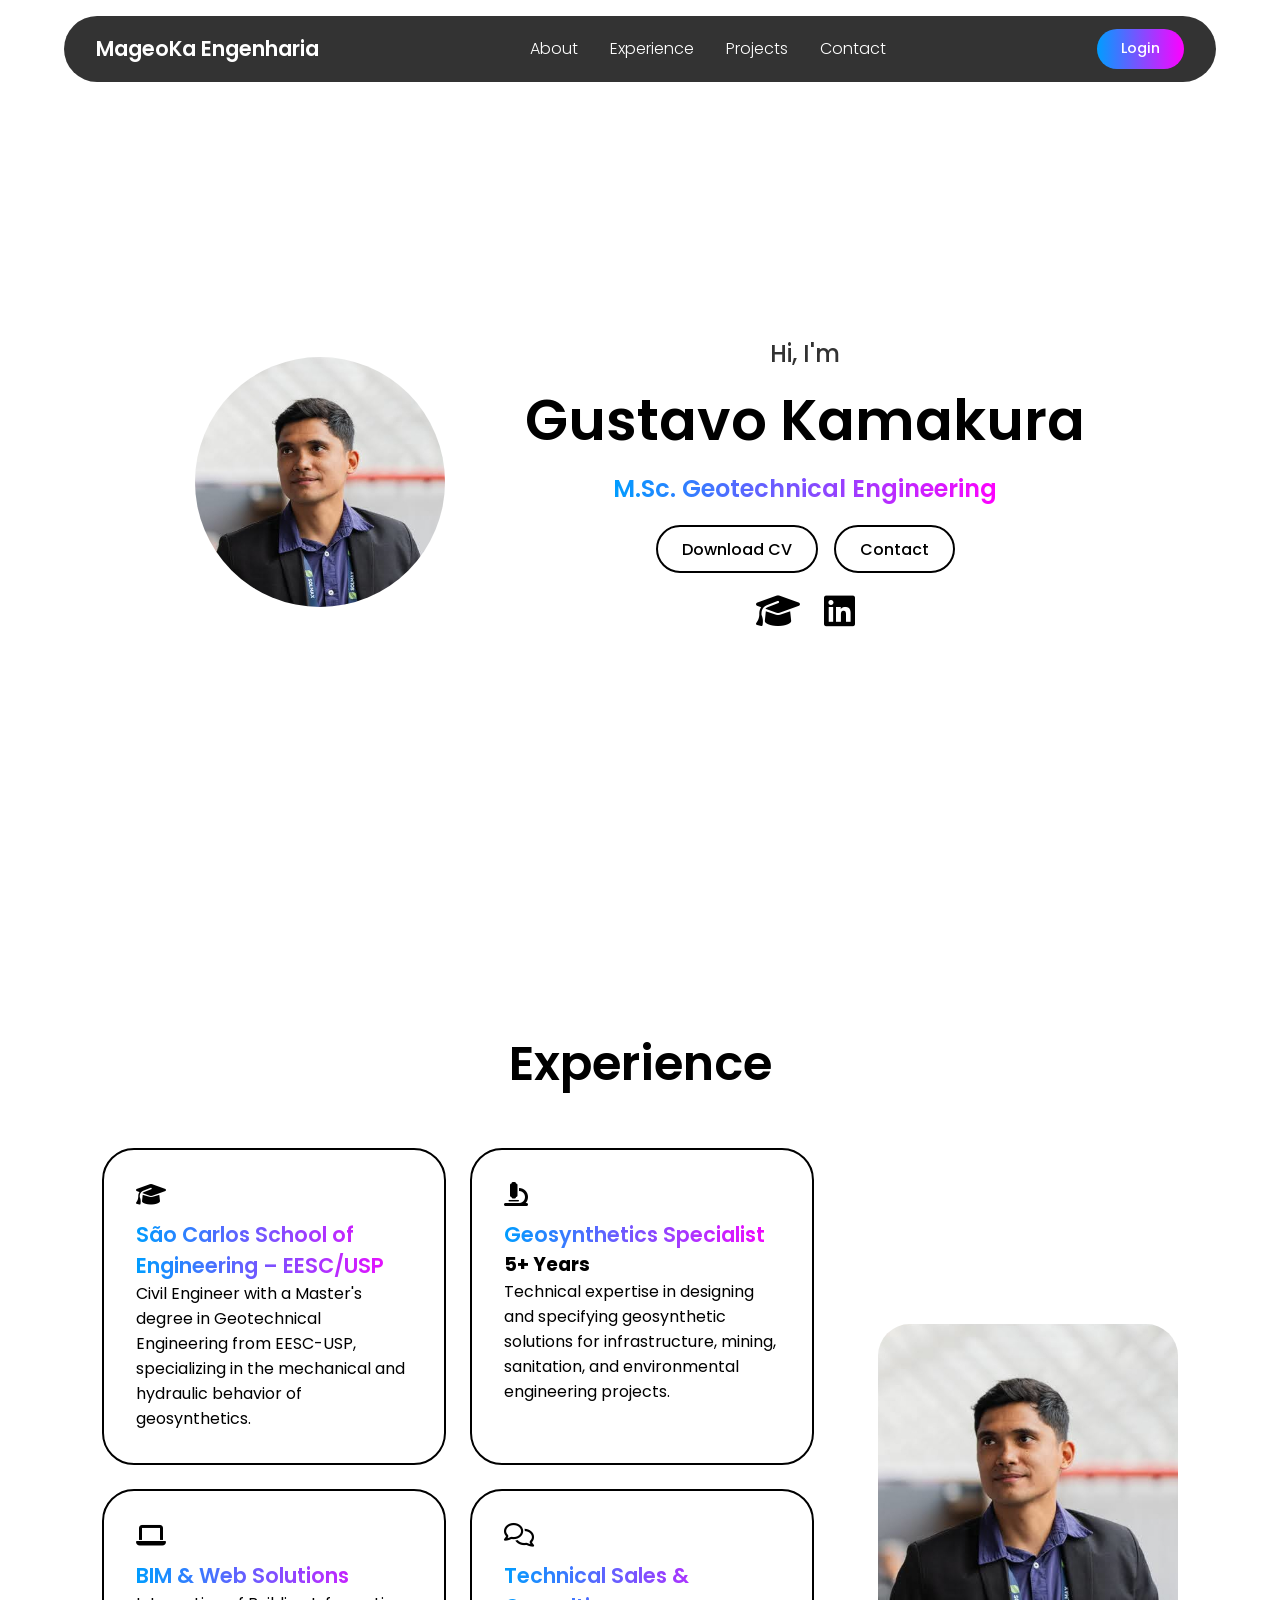
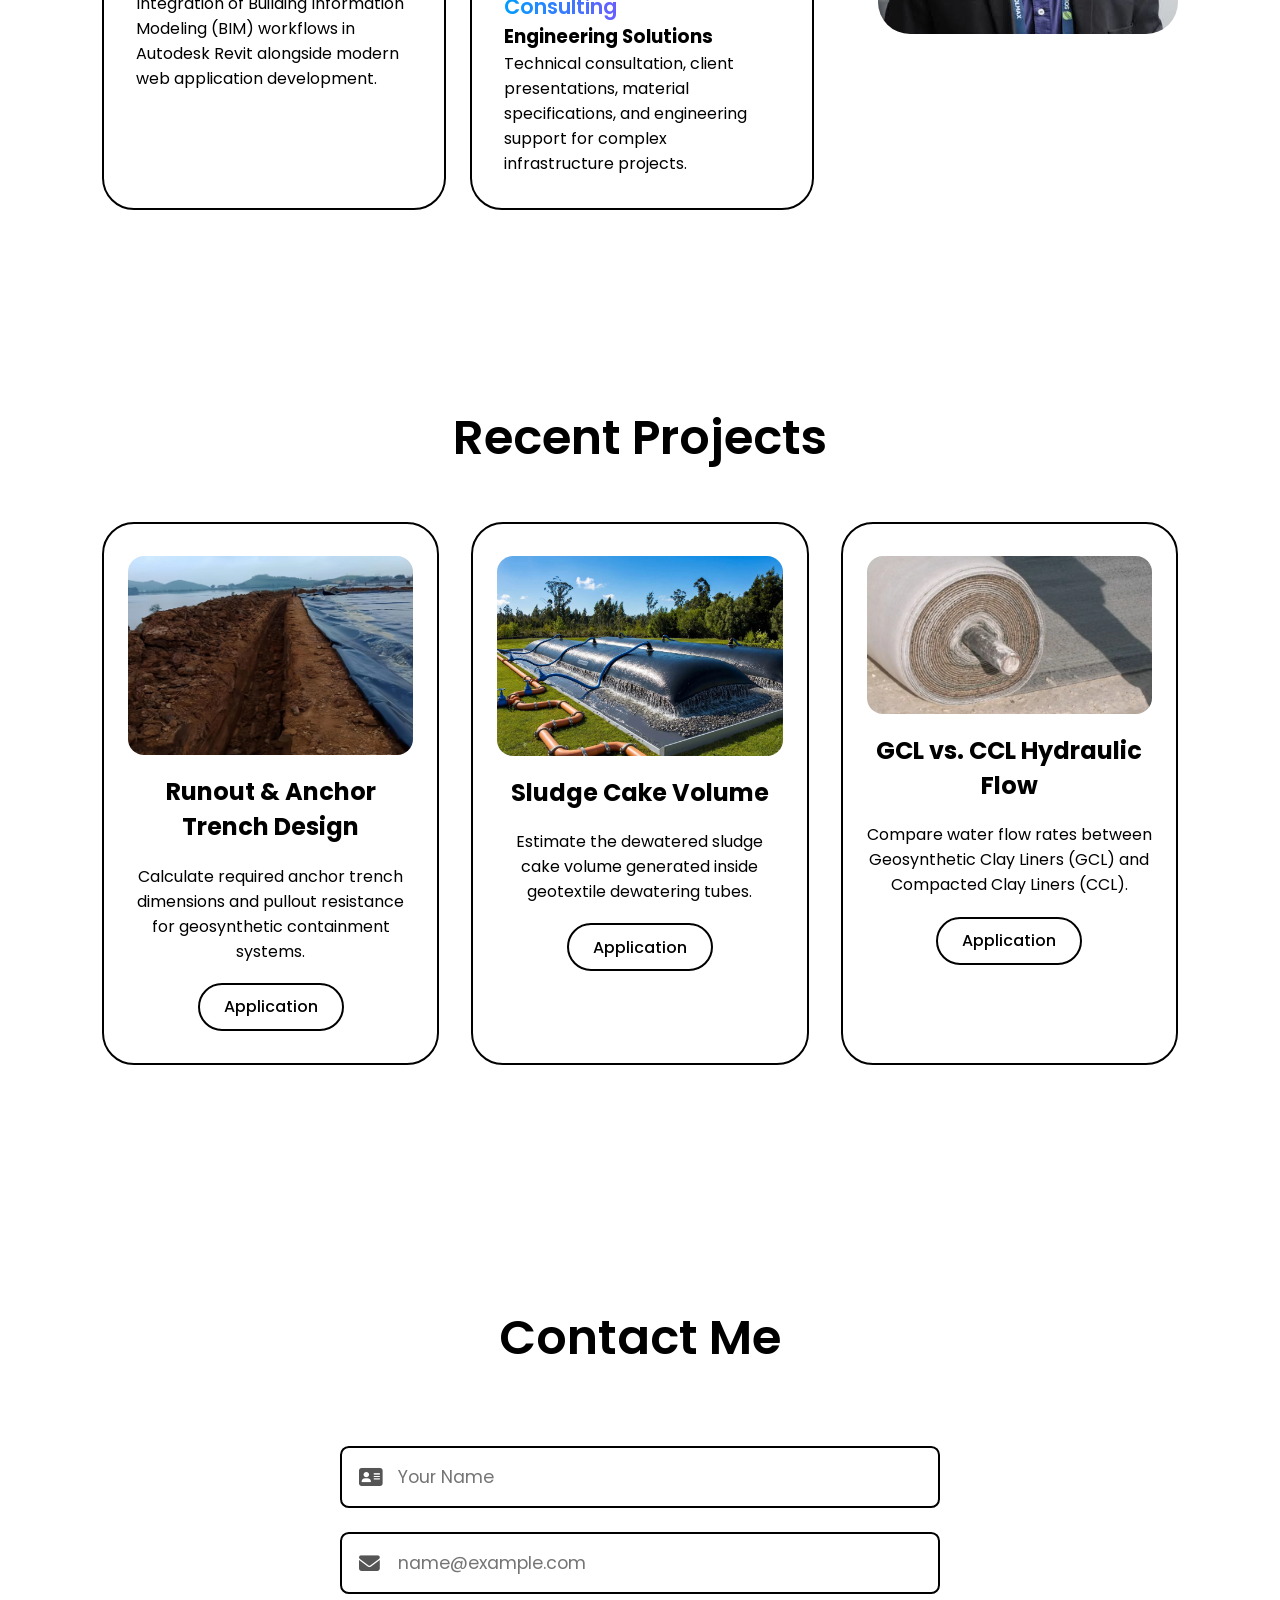
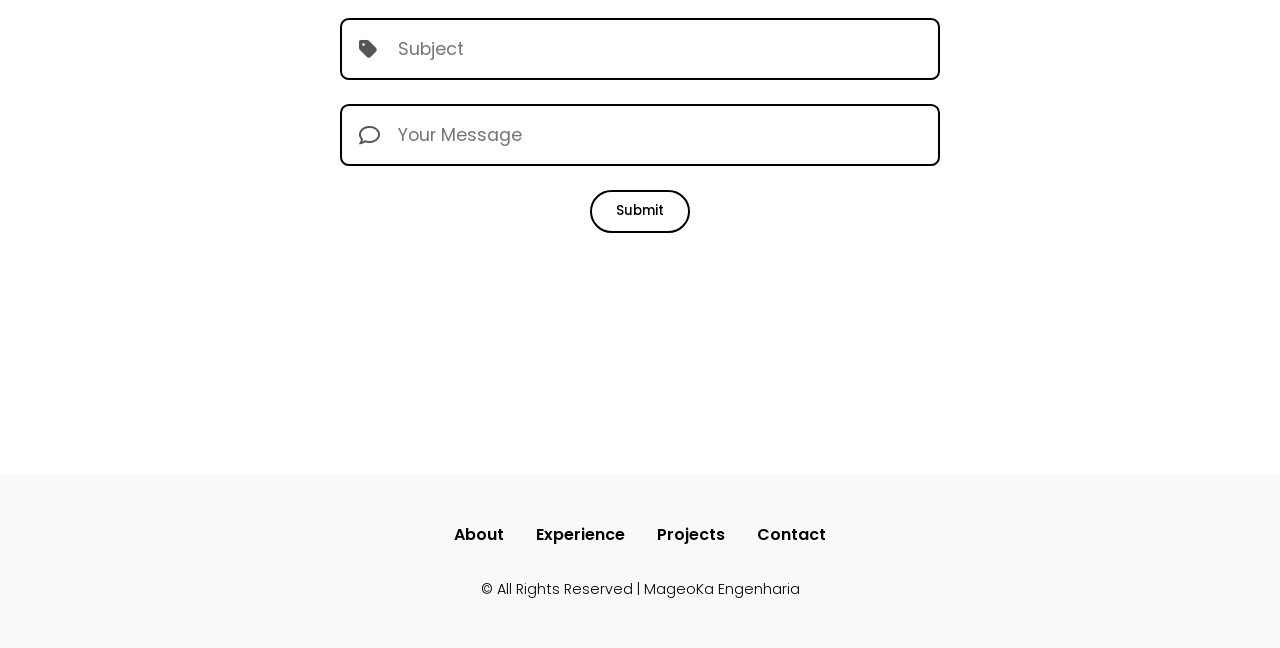
<file: index.html>
<!DOCTYPE html>
<html lang="en">
<head>
    <meta charset="utf-8">
    <meta name="viewport" content="width=device-width, initial-scale=1.0">
    <title>MageoKa Engenharia</title>

    <!-- Google Fonts -->
    <link rel="preconnect" href="https://fonts.googleapis.com">
    <link rel="preconnect" href="https://fonts.gstatic.com" crossorigin>
    <link href="https://fonts.googleapis.com/css2?family=Poppins:ital,wght@0,100;0,200;0,300;0,400;0,500;0,600;0,700;0,800;0,900;1,100;1,200;1,300;1,400;1,500;1,600;1,700;1,800;1,900&display=swap" rel="stylesheet">

    <!-- CSS & FontAwesome -->
    <link rel="stylesheet" type="text/css" href="assets/css/style.css">
    <link rel="stylesheet" href="https://cdnjs.cloudflare.com/ajax/libs/font-awesome/6.4.0/css/all.min.css">

    <!-- Google tag (gtag.js) -->
    <script async src="https://www.googletagmanager.com/gtag/js?id=G-7858Z8WYVR"></script>
    <script>
      window.dataLayer = window.dataLayer || [];
      function gtag(){dataLayer.push(arguments);}
      gtag('js', new Date());

      gtag('config', 'G-7858Z8WYVR');
    </script>
</head>
<body>
    <header class="header">
        <a href="#" class="logo">
            <span>MageoKa Engenharia</span>
        </a>

        <ul class="nav-links">
            <li><a href="#about">About</a></li>
            <li><a href="#experience">Experience</a></li>
            <li><a href="#projects">Projects</a></li>
            <li><a href="#contact">Contact</a></li>
        </ul>

        <i class="fa-solid fa-bars" id="menu-icon"></i>

        <a href="Error page/">
            <button class="visit-btn">Login</button>
        </a>
    </header>

    <section id="about">
        <div class="about-container">
            <img src="assets/img/profile.jpeg" alt="Photo of Gustavo Kamakura">

            <div class="text">
                <h3>Hi, I'm</h3>
                <h1>Gustavo Kamakura</h1>
                <span>M.Sc. Geotechnical Engineering</span>

                <div class="btn-group">
                    <a href="#curriculo" download="Resume_CV - Gustavo Kenji Kamakura_.pdf" class="btn">Download CV</a>
                    <a href="#contact" class="btn">Contact</a>
                </div>

                <div class="socials">
                    <a href="https://buscatextual.cnpq.br/buscatextual/visualizacv.do?id=K1706726T2" target="_blank" rel="noopener noreferrer" title="Lattes Curriculum"><i class="fa-solid fa-graduation-cap"></i></a>
                    <a href="https://br.linkedin.com/in/gustavo-kenji-kamakura-3542641b9" target="_blank" rel="noopener noreferrer" title="LinkedIn Profile"><i class="fa-brands fa-linkedin"></i></a>
                </div>
            </div>
        </div>
    </section>

    <section id="experience" class="experience">
        <h2 class="section-title">Experience</h2>

        <div class="experience-info">
            <div class="grid">
                <div class="grid-card">
                    <i class="fa-solid fa-graduation-cap"></i>
                    <span>São Carlos School of Engineering – EESC/USP</span>
                    <p>Civil Engineer with a Master's degree in Geotechnical Engineering from EESC-USP, specializing in the mechanical and hydraulic behavior of geosynthetics.</p>
                </div>

                <div class="grid-card">
                    <i class="fa-solid fa-microscope"></i>
                    <span>Geosynthetics Specialist</span>
                    <h3>5+ Years</h3>
                    <p>Technical expertise in designing and specifying geosynthetic solutions for infrastructure, mining, sanitation, and environmental engineering projects.</p>
                </div>

                <div class="grid-card">
                    <i class="fa-solid fa-laptop"></i>
                    <span>BIM & Web Solutions</span>
                    <p>Integration of Building Information Modeling (BIM) workflows in Autodesk Revit alongside modern web application development.</p>
                </div>

                <div class="grid-card">
                    <i class="fa-regular fa-comments"></i>
                    <span>Technical Sales & Consulting</span>
                    <h3>Engineering Solutions</h3>
                    <p>Technical consultation, client presentations, material specifications, and engineering support for complex infrastructure projects.</p>
                </div>
            </div>

            <img src="assets/img/profile.jpeg" alt="Gustavo Kamakura professional profile photo">
        </div>
    </section>

    <section id="projects" class="projects">
        <h2 class="section-title">Recent Projects</h2>

        <div class="projects-grid">
            <div class="project-card">
                <img src="assets/img/ancoragem.png" alt="Runout and Anchor Trench Design Preview">
                <h3>Runout & Anchor Trench Design</h3>
                <p>Calculate required anchor trench dimensions and pullout resistance for geosynthetic containment systems.</p>
                <div class="btn-group">
                    <a href="Error page/" class="btn">Application</a>
                </div>
            </div>

            <div class="project-card">
                <img src="assets/img/bag.png" alt="Sludge Cake Volume Calculator Preview">
                <h3>Sludge Cake Volume</h3>
                <p>Estimate the dewatered sludge cake volume generated inside geotextile dewatering tubes.</p>
                <div class="btn-group">
                    <a href="volume_bag.html" class="btn">Application</a>
                </div>
            </div>

            <div class="project-card">
                <img src="assets/img/gcl.png" alt="GCL vs CCL Flow Rate Comparison Preview">
                <h3>GCL vs. CCL Hydraulic Flow</h3>
                <p>Compare water flow rates between Geosynthetic Clay Liners (GCL) and Compacted Clay Liners (CCL).</p>
                <div class="btn-group">
                    <a href="flow_gcl.html" class="btn">Application</a>
                </div>
            </div>
        </div>
    </section>

    <section id="contact" class="contact">
        <div class="input-box">
            <h2 class="section-title">Contact Me</h2>

            <div id="name" class="input">
                <i class="fa-solid fa-address-card"></i>
                <input type="text" placeholder="Your Name">
            </div>

            <div id="mail" class="input">
                <i class="fa-solid fa-envelope"></i>
                <input type="email" placeholder="name@example.com">
            </div>

            <div id="title" class="input">
                <i class="fa-solid fa-tag"></i>
                <input type="text" placeholder="Subject">
            </div>

            <div id="mail_content" class="input">
                <i class="fa-regular fa-comment"></i>
                <input type="text" placeholder="Your Message">
            </div>

            <a href="Error page/">
                <button type="submit" class="btn">Submit</button>
            </a>
        </div>
    </section>

    <footer>
        <ul>
            <li><a href="#about">About</a></li>
            <li><a href="#experience">Experience</a></li>
            <li><a href="#projects">Projects</a></li>
            <li><a href="#contact">Contact</a></li>
        </ul>

        <p class="copyright">© All Rights Reserved | MageoKa Engenharia</p>
    </footer>

    <script src="assets/js/home_page.js"></script>
    
</body>
</html>
</file>
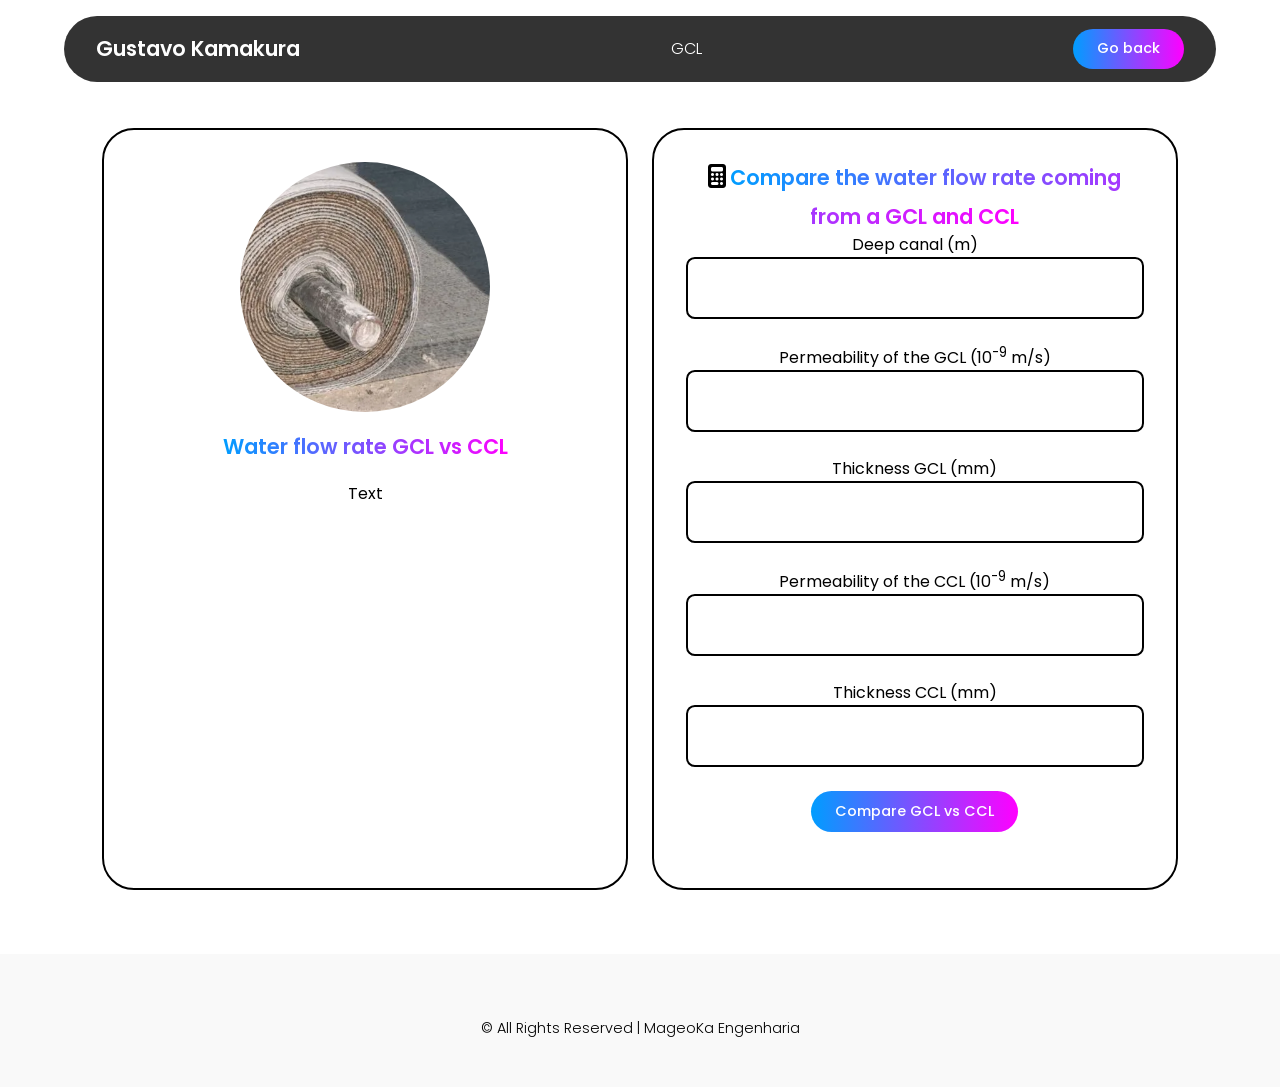
<file: flow_gcl.html>
<!DOCTYPE html>
<html lang="en">
<head>
    <meta charset="utf-8">
    <meta name="viewport" content="width=device-width, initial-scale=1.0">
    <title>GCL</title>

    <!-- Google Fonts -->
    <link rel="preconnect" href="https://fonts.googleapis.com">
    <link rel="preconnect" href="https://fonts.gstatic.com" crossorigin>
    <link href="https://fonts.googleapis.com/css2?family=Poppins:ital,wght@0,100;0,200;0,300;0,400;0,500;0,600;0,700;0,800;0,900;1,100;1,200;1,300;1,400;1,500;1,600;1,700;1,800;1,900&display=swap" rel="stylesheet">

    <!-- CSS & FontAwesome -->
    <link rel="stylesheet" type="text/css" href="assets/css/style.css">
    <link rel="stylesheet" href="https://cdnjs.cloudflare.com/ajax/libs/font-awesome/6.4.0/css/all.min.css">
    <!-- ICONS https://fontawesome.com/-->

</head>
<body>
    <header class="header">
        <a href="#" class="logo">
            <span>Gustavo Kamakura</span>
        </a>

        <ul class="nav-links">
                <li><a href="#about">GCL</a></li>
            <!-- --
            <li><a href="#about">About</a></li>
            <li><a href="#experience">Experience</a></li>
            <li><a href="#projects">Projects</a></li>
            <li><a href="#contact">Contact</a></li>
            -->
        </ul>

        <i class="fa-solid fa-bars" id="menu-icon"></i>

        <a href="index.html">
            <button class="visit-btn">Go back</button>
        </a>
    </header>

    <section id="about">
        <div class="about-container">


            <div class="grid">
                <div class="grid-card">
                    <div class="text">
                        <img src="assets/img/gcl.png" alt="Foto de Gustavo Kamakura">
                        <span>Water flow rate GCL vs CCL</span>
                        <p>Text</p>
                    </div>
                </div>
                <div class="grid-card">
                    <center>
                        <i class="fa-solid fa-calculator"></i>
                        <span>Compare the water flow rate coming from a GCL and CCL</span>
                        <form id="calculator" class="input-box">
                            <div class="input">
                                <label for="deep">Deep canal (m)</label>
                                <input type="text" id="deep">
                            </div>
                            <div class="input">
                                <label for="permeability_gcl">Permeability of the GCL (10<sup>-9</sup> m/s)</label>
                                <input type="text" id="permeability_gcl">
                            </div>
                            <div class="input">
                                <label for="thickness_gcl">Thickness GCL (mm)</label>
                                <input type="text" id="thickness_gcl">
                            </div>
                            <div class="input">
                                <label for="permeability_ccl">Permeability of the CCL (10<sup>-9</sup> m/s)</label>
                                <input type="text" id="permeability_ccl">
                            </div>
                            <div class="input">
                                <label for="thickness_ccl">Thickness CCL (mm)</label>
                                <input type="text" id="thickness_ccl">
                            </div>

                            <div class="btn-group">
                                <button type="submit" class="visit-btn">Compare GCL vs CCL</button>
                            </div>
                            <div><span id="results"></span></div>
                        </form>
                    </div>
                </center>
            </div>

        </div>
    </section>
    <footer>
        <!--<ul>
            <li><a href="#about">About</a></li>
            <li><a href="#experience">Experience</a></li>
            <li><a href="#projects">Projects</a></li>
            <li><a href="#contact">Contact</a></li>
        </ul>
        -->
        <p class="copyright">© All Rights Reserved | MageoKa Engenharia</p>
    </footer>
    <script src="assets/js/flow_gcl.js"></script>
    <script src=assets/js/home_page.js></script>
</body>
</html>
</file>
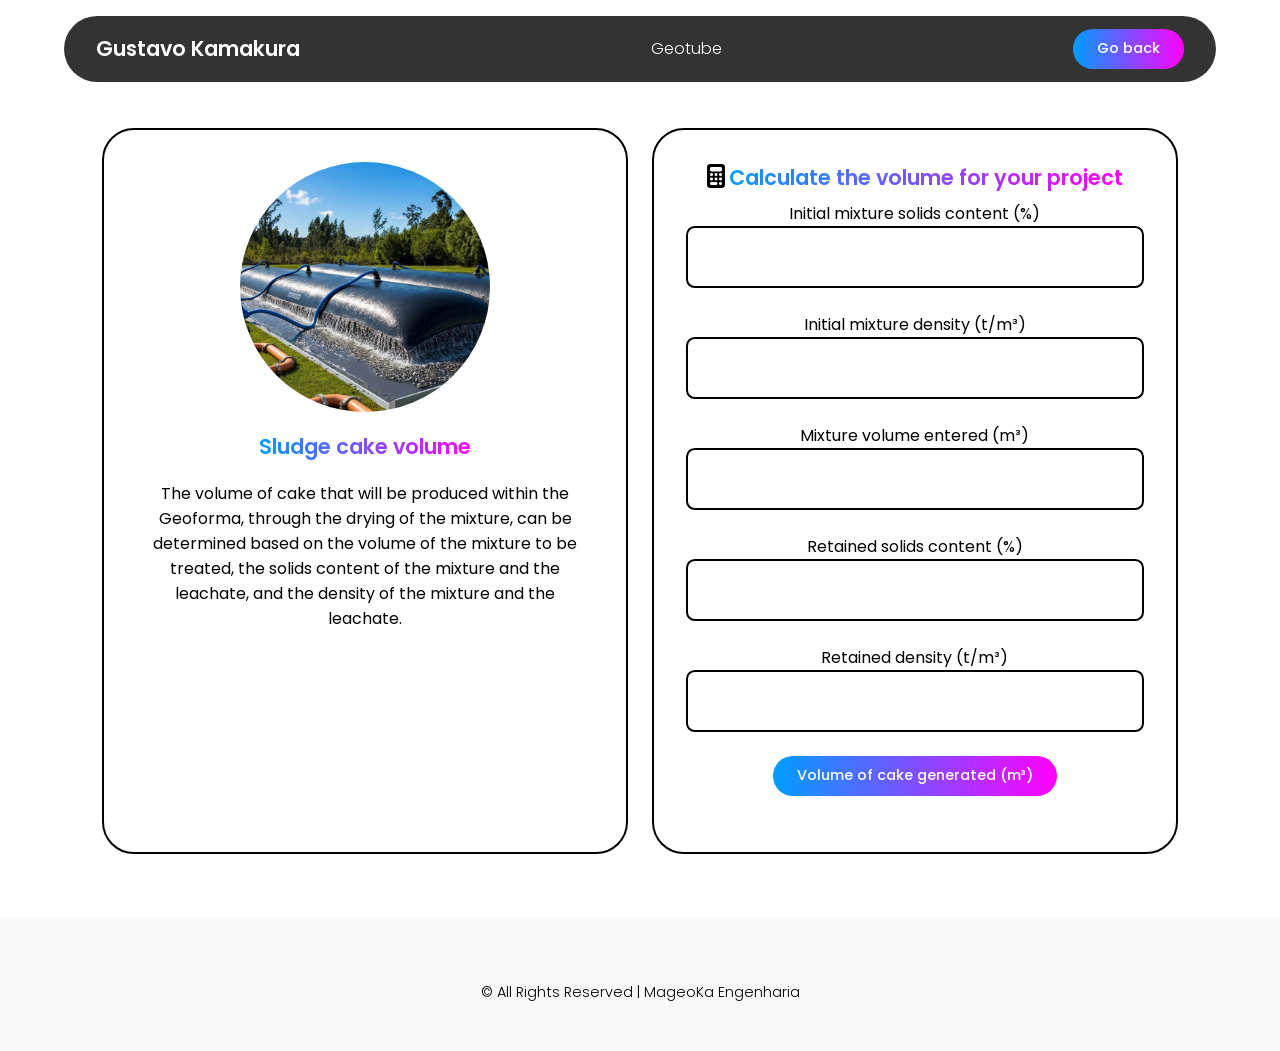
<file: volume_bag.html>
<!DOCTYPE html>
<html lang="en">
<head>
    <meta charset="utf-8">
    <meta name="viewport" content="width=device-width, initial-scale=1.0">
    <title>Geotube</title>

    <!-- Google Fonts -->
    <link rel="preconnect" href="https://fonts.googleapis.com">
    <link rel="preconnect" href="https://fonts.gstatic.com" crossorigin>
    <link href="https://fonts.googleapis.com/css2?family=Poppins:ital,wght@0,100;0,200;0,300;0,400;0,500;0,600;0,700;0,800;0,900;1,100;1,200;1,300;1,400;1,500;1,600;1,700;1,800;1,900&display=swap" rel="stylesheet">

    <!-- CSS & FontAwesome -->
    <link rel="stylesheet" type="text/css" href="assets/css/style.css">
    <link rel="stylesheet" href="https://cdnjs.cloudflare.com/ajax/libs/font-awesome/6.4.0/css/all.min.css">
    <!-- ICONS https://fontawesome.com/-->

</head>
<body>
    <header class="header">
        <a href="#" class="logo">
            <span>Gustavo Kamakura</span>
        </a>

        <ul class="nav-links">
            <li><a href="#about">Geotube</a></li>
            <!-- --
            <li><a href="#about">About</a></li>
            <li><a href="#experience">Experience</a></li>
            <li><a href="#projects">Projects</a></li>
            <li><a href="#contact">Contact</a></li>
            -->
        </ul>

        <i class="fa-solid fa-bars" id="menu-icon"></i>

        <a href="index.html">
            <button class="visit-btn">Go back</button>
        </a>
    </header>

    <section id="about">
        <div class="about-container">


            <div class="grid">
                <div class="grid-card">
                    <div class="text">
                        <img src="assets/img/bag.png" alt="Foto de Gustavo Kamakura">
                        <span>Sludge cake volume</span>
                        <p>The volume of cake that will be produced within the Geoforma, through the drying of the mixture, can be determined based on the volume of the mixture to be treated, the solids content of the mixture and the leachate, and the density of the mixture and the leachate.</p>
                    </div>
                </div>
                <div class="grid-card">
                    <center>
                        <i class="fa-solid fa-calculator"></i>
                        <span>Calculate the volume for your project</span>
                        <form id="calculator" class="input-box">
                            <div class="input">
                                <label for="TSP_mistura">Initial mixture solids content (%)</label>
                                <input type="text" id="TSP_mistura">
                            </div>
                            <div class="input">
                                <label for="densidade_mistura">Initial mixture density (t/m³)</label>
                                <input type="text" id="densidade_mistura">
                            </div>
                            <div class="input">
                                <label for="volume_mistura">Mixture volume entered (m³)</label>
                                <input type="text" id="volume_mistura">
                            </div>
                            <div class="input">
                                <label for="TSP_final">Retained solids content (%)</label>
                                <input type="text" id="TSP_final">
                            </div>
                            <div class="input">
                                <label for="densidade_final">Retained density (t/m³)</label>
                                <input type="text" id="densidade_final">
                            </div>

                            <div class="btn-group">
                                <button type="submit" class="visit-btn">Volume of cake generated (m³)</button>
                            </div>
                            <div><span id="results"></span></div>
                        </form>
                    </div>
                </center>
            </div>

        </div>
    </section>
    <footer>
        <!--<ul>
            <li><a href="#about">About</a></li>
            <li><a href="#experience">Experience</a></li>
            <li><a href="#projects">Projects</a></li>
            <li><a href="#contact">Contact</a></li>
        </ul>
        -->
        <p class="copyright">© All Rights Reserved | MageoKa Engenharia</p>
    </footer>
    <script src="assets/js/volume_bag.js"></script>
    <script src=assets/js/home_page.js></script>
</body>
</html>
</file>
<file: assets/css/style.css>
* {
    margin: 0;
    padding: 0;
    box-sizing: border-box;
    font-family: 'Poppins', sans-serif;
    text-decoration: none;
    scroll-behavior: smooth;
    list-style: none;
}

:root {
    --bg-color: #ffffff;
    --text-color: #000000;
    --card-bg: transparent;
    --card-border: #000000;
    --footer-bg: #f9f9f9;
    --input-bg: #ffffff;
    --input-text: #000000;
}

.dark-mode {
    --bg-color: #121212;
    --text-color: #ffffff;
    --card-bg: #1e1e1e;
    --card-border: #ffffff;
    --footer-bg: #181818;
    --input-bg: #2a2a2a;
    --input-text: #ffffff;
}

body {
    background-color: var(--bg-color);
    color: var(--text-color);
    transition: background-color 0.3s ease, color 0.3s ease;
}

header {
    position: fixed;
    top: 1rem;
    left: 50%;
    transform: translateX(-50%);
    display: flex;
    align-items: center;
    justify-content: space-between;
    gap: 2rem;
    width: 90%;
    max-width: 1200px;
    background-color: rgba(0, 0, 0, 0.8);
    backdrop-filter: blur(8px);
    color: white;
    padding: 0.8rem 2rem;
    border-radius: 3rem;
    z-index: 1000;
}

.logo {
    color: white;
    font-size: 1.3rem;
    font-weight: 600;
    white-space: nowrap;
    transition: 0.3s ease-in-out;
}

.logo:hover {
    transform: scale(1.05);
}

.nav-links {
    display: flex;
    gap: 2rem;
}

li a {
    position: relative;
    color: white;
    font-weight: 300;
}

li a::before {
    position: absolute;
    content: '';
    width: 0;
    left: 0;
    height: 3px;
    top: 100%;
    border-radius: 1rem;
    transition: 0.3s ease-in-out;
    background: linear-gradient(to right, rgb(0, 157, 255), rgb(255, 0, 255));
}

li a:hover::before {
    width: 100%;
}

.visit-btn {
    padding: 0.6rem 1.5rem;
    border-radius: 3rem;
    border: none;
    font-weight: 500;
    font-size: 0.9rem;
    color: white;
    cursor: pointer;
    white-space: nowrap;
    transition: 0.3s ease-in-out;
    background: linear-gradient(to right, rgb(0, 157, 255), rgb(255, 0, 255));
}

.visit-btn:hover {
    transform: scale(1.03);
    background: linear-gradient(to right, rgb(255, 0, 255), rgb(0, 157, 255));
}

#menu-icon {
    font-size: 1.8rem;
    display: none;
    cursor: pointer;
}

section {
    min-height: 100vh;
    padding: 8rem 8% 4rem;
    width: 100%;
    position: relative;
}

#about {
    display: flex;
    align-items: center;
    justify-content: center;
}

#about .about-container {
    display: flex;
    align-items: center;
    justify-content: center;
    gap: 5rem;
    max-width: 1200px;
    width: 100%;
}

#about img {
    width: 250px;
    height: 250px;
    border-radius: 50%;
    object-fit: cover;
}

.text {
    display: flex;
    flex-direction: column;
    text-align: center;
    align-items: center;
    justify-content: center;
    gap: 1.2rem;
}

.text h3 {
    font-size: 1.5rem;
    font-weight: 500;
    opacity: 0.8;
}

.text h1 {
    font-size: 3.5rem;
    font-weight: 600;
    line-height: 1.1;
}

.text span {
    background: linear-gradient(to right, rgb(0, 157, 255), rgb(255, 0, 255));
    -webkit-background-clip: text;
    background-clip: text;
    color: transparent;
    font-size: 1.5rem;
    font-weight: 600;
}

.btn-group {
    display: flex;
    gap: 1rem;
    flex-wrap: wrap;
    justify-content: center;
}

.btn {
    border-radius: 3rem;
    padding: 0.6rem 1.5rem;
    border: 2px solid var(--text-color);
    color: var(--text-color);
    background: transparent;
    cursor: pointer;
    font-weight: 500;
    white-space: nowrap;
    transition: 0.2s ease-in-out;
}

.btn:hover {
    background-color: var(--text-color);
    color: var(--bg-color);
}

.socials {
    display: flex;
    gap: 1.5rem;
}

.socials i {
    font-size: 2.2rem;
    cursor: pointer;
    transition: 0.2s ease-in-out;
}

.socials i:hover {
    transform: scale(1.1);
}

.socials a {
    color: inherit; /* Herda a cor do elemento pai (preto no modo dia, branco no modo noturno) */
    display: inline-flex;
    align-items: center;
    justify-content: center;
}

.section-title {
    text-align: center;
    font-size: 3rem;
    font-weight: 600;
    margin-bottom: 3rem;
}

.experience-info {
    display: flex;
    align-items: center;
    justify-content: center;
    gap: 4rem;
}

.experience img {
    width: 300px;
    max-width: 100%;
    border-radius: 2rem;
    object-fit: cover;
}

.form{
    display: flex;
    flex-direction: column;
    align-items: center;
    justify-content: center;
    font-size: 1.2em;
    background-color: white;
    gap: 1em;
    padding: 4em 2em;
    border-radius: 1em;
    box-shadow: 5px 5px 25px rgba(0,0,0,0.4);
}

.grid {
    display: grid;
    grid-template-columns: repeat(2, 1fr);
    gap: 1.5rem;
}

.grid-card {
    border: 2px solid var(--card-border);
    background-color: var(--card-bg);
    color: var(--text-color);
    border-radius: 2rem;
    padding: 2rem;
    display: flex;
    flex-direction: column;
    justify-content: flex-start;
    transition: 0.2s ease-in-out;
}

.grid-card:hover {
    transform: translateY(-5px);
    background-color: var(--text-color);
    color: var(--bg-color);
}

.grid-card:hover .btn {
    background-color: var(--text-color);
    border: 2px solid var(--bg-color);
    color: var(--bg-color);
}

.grid-card:hover .btn:hover {
    background-color: var(--bg-color);
    color: var(--text-color);
}

.grid-card i {
    font-size: 1.5rem;
    margin-bottom: 0.8rem;
}

.grid-card span {
    font-size: 1.3rem;
    font-weight: 600;
    background: linear-gradient(to right, #009dff, #ff00ff);
    -webkit-background-clip: text;
    background-clip: text;
    color: transparent;
}

::-webkit-scrollbar {
    width: 10px;
}

::-webkit-scrollbar-track {
    background-color: rgb(219, 219, 219);
}

::-webkit-scrollbar-thumb {
    background: linear-gradient(to bottom, #009dff, #ff00ff);
    border-radius: 10px;
}

.projects-grid {
    display: grid;
    grid-template-columns: repeat(auto-fit, minmax(280px, 1fr));
    gap: 2rem;
}

.project-card {
    padding: 2rem 1.5rem;
    display: flex;
    flex-direction: column;
    align-items: center;
    text-align: center;
    gap: 1.2rem;
    border-radius: 2rem;
    transition: 0.3s ease-in-out;
    border: 2px solid var(--card-border);
    background-color: var(--card-bg);
    color: var(--text-color);
}

.project-card:hover {
    background-color: var(--text-color);
    color: var(--bg-color);;
    transform: translateY(-5px);
}

.project-card img {
    width: 100%;
    max-height: 200px;
    border-radius: 1rem;
    object-fit: cover;
}

.project-card:hover .btn {
    background-color: var(--text-color);
    border: 2px solid var(--bg-color);
    color: var(--bg-color);
}

.project-card:hover .btn:hover {
    background-color: var(--bg-color);
    color: var(--text-color);
}

.project-card h3 {
    font-size: 1.5rem;
}

.input-box {
    display: flex;
    flex-direction: column;
    align-items: center;
    justify-content: center;
    text-align: center;
    gap: 1.5rem;
    width: 100%;
    max-width: 600px;
    margin: 0 auto;
}

.input {
    position: relative;
    width: 100%;
}

.input input {
    width: 100%;
    padding: 1rem 1.5rem 1rem 3.5rem;
    font-size: 1.1rem;
    outline: none;
    background-color: var(--input-bg);
    color: var(--input-text);
    border: 2px solid var(--card-border);
    border-radius: 0.5em;
}

.input i {
    position: absolute;
    font-size: 1.3rem;
    top: 50%;
    left: 1.2rem;
    transform: translateY(-50%);
    color: #555;
}

footer {
    padding: 3rem 1rem;
    width: 100%;
    display: flex;
    flex-direction: column;
    gap: 1rem;
    align-items: center;
    justify-content: center;
    background-color: var(--footer-bg);
}

footer ul {
    display: flex;
    align-items: center;
    gap: 2rem;
    flex-wrap: wrap;
    justify-content: center;
}

footer ul li a {
    color: var(--text-color);
    font-weight: 600;
}

.copyright {
    font-weight: 300;
    margin-top: 1rem;
    text-align: center;
    font-size: 0.9rem;
}

/* ================= MEDIA QUERIES ================= */

@media (max-width: 1024px) {
    #about .about-container {
        gap: 3rem;
    }

    .experience-info {
        flex-direction: column;
    }

    .experience img {
        width: 100%;
        max-width: 400px;
    }
}

@media (max-width: 768px) {
    header .visit-btn {
        display: none;
    }

    header #menu-icon {
        display: block;
    }

    .nav-links {
        position: absolute;
        top: 100%;
        left: 0;
        width: 100%;
        margin-top: 0.5rem;
        background: rgba(0, 0, 0, 0.95);
        border-radius: 1.5rem;
        padding: 1.5rem;
        flex-direction: column;
        align-items: center;
        gap: 1.5rem;
        display: none;
    }

    .nav-links.active {
        display: flex;
    }

    #about .about-container {
        flex-direction: column;
        text-align: center;
    }

    .text h1 {
        font-size: 2.5rem;
    }

    .section-title {
        font-size: 2.2rem;
    }

    .grid {
        grid-template-columns: 1fr;
    }
}

@media (max-width: 480px) {
    section {
        padding: 6rem 5% 3rem;
    }

    header {
        width: 95%;
        padding: 0.8rem 1.2rem;
    }

    .grid-card {
        padding: 1.5rem;
    }

    .input input {
        font-size: 1rem;
        padding: 0.8rem 1rem 0.8rem 3rem;
    }
}

/* ================= Desing para calculos ================= */
</file>
